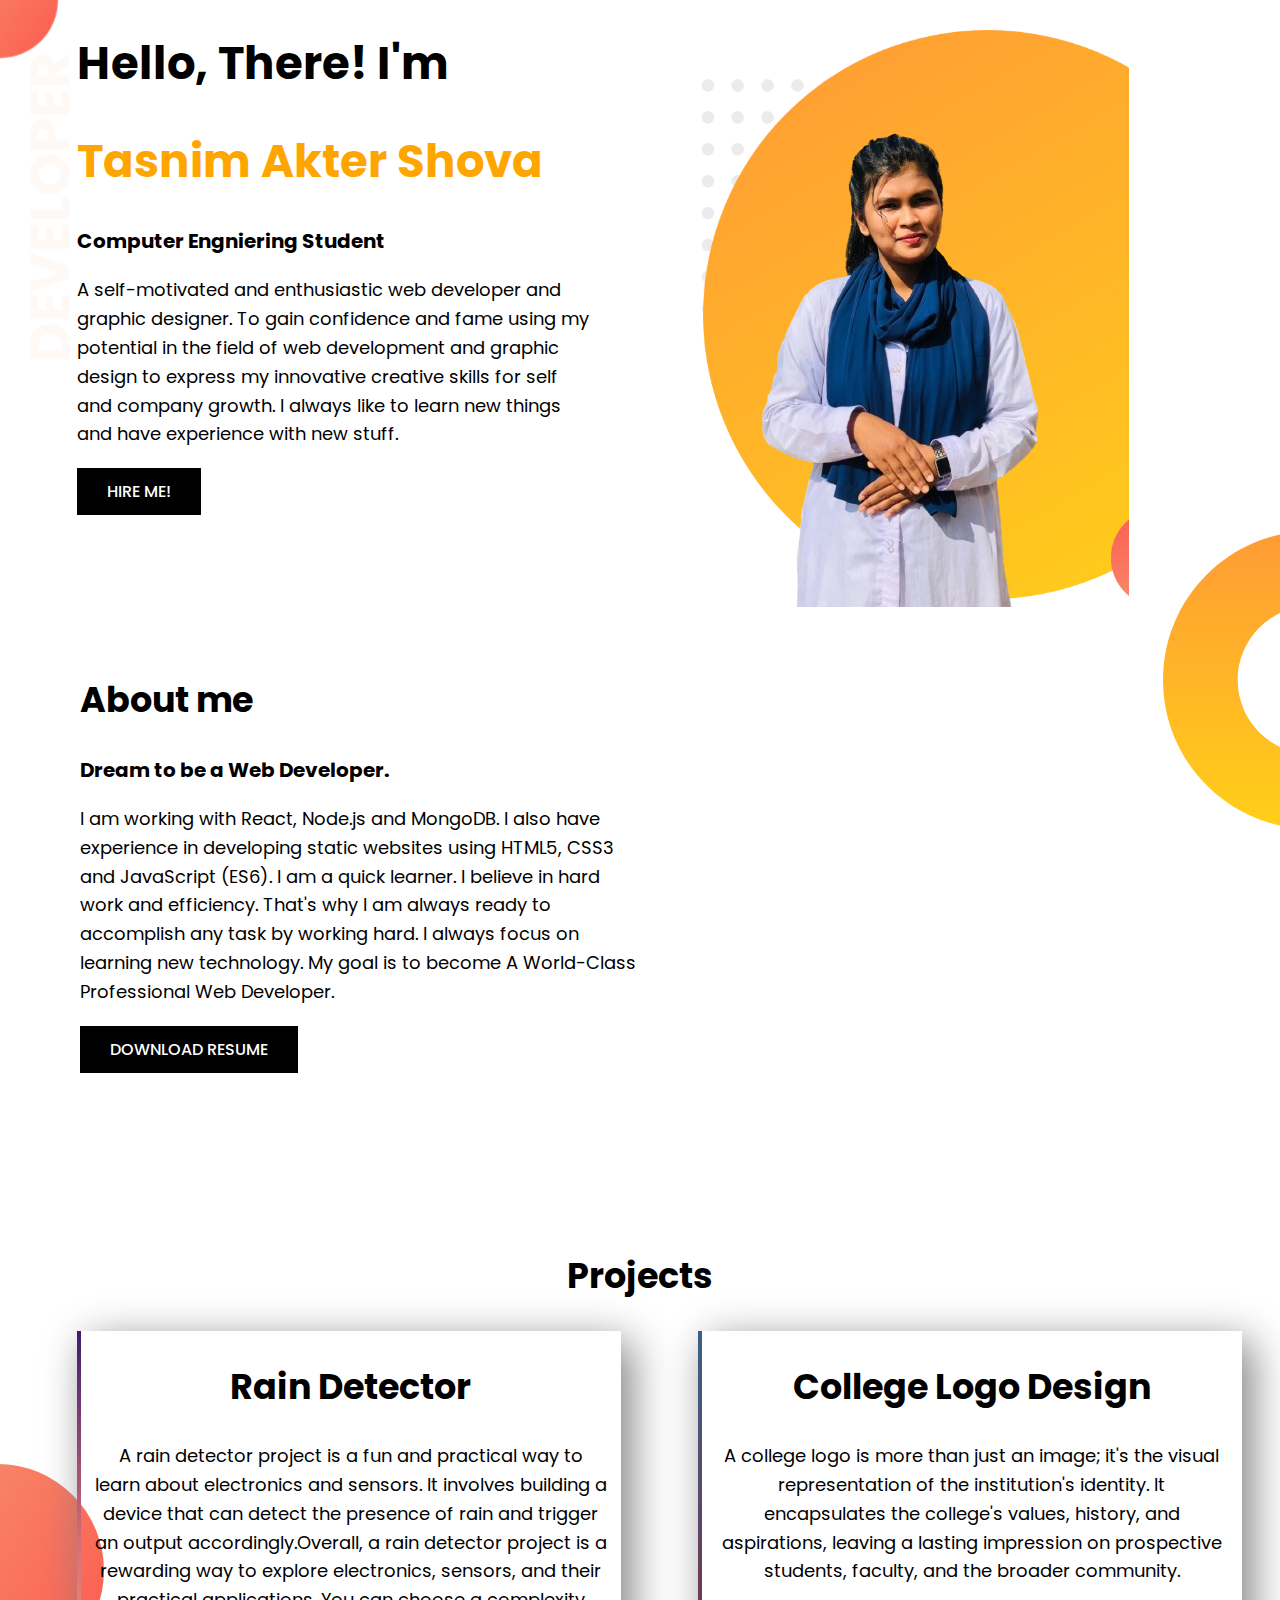
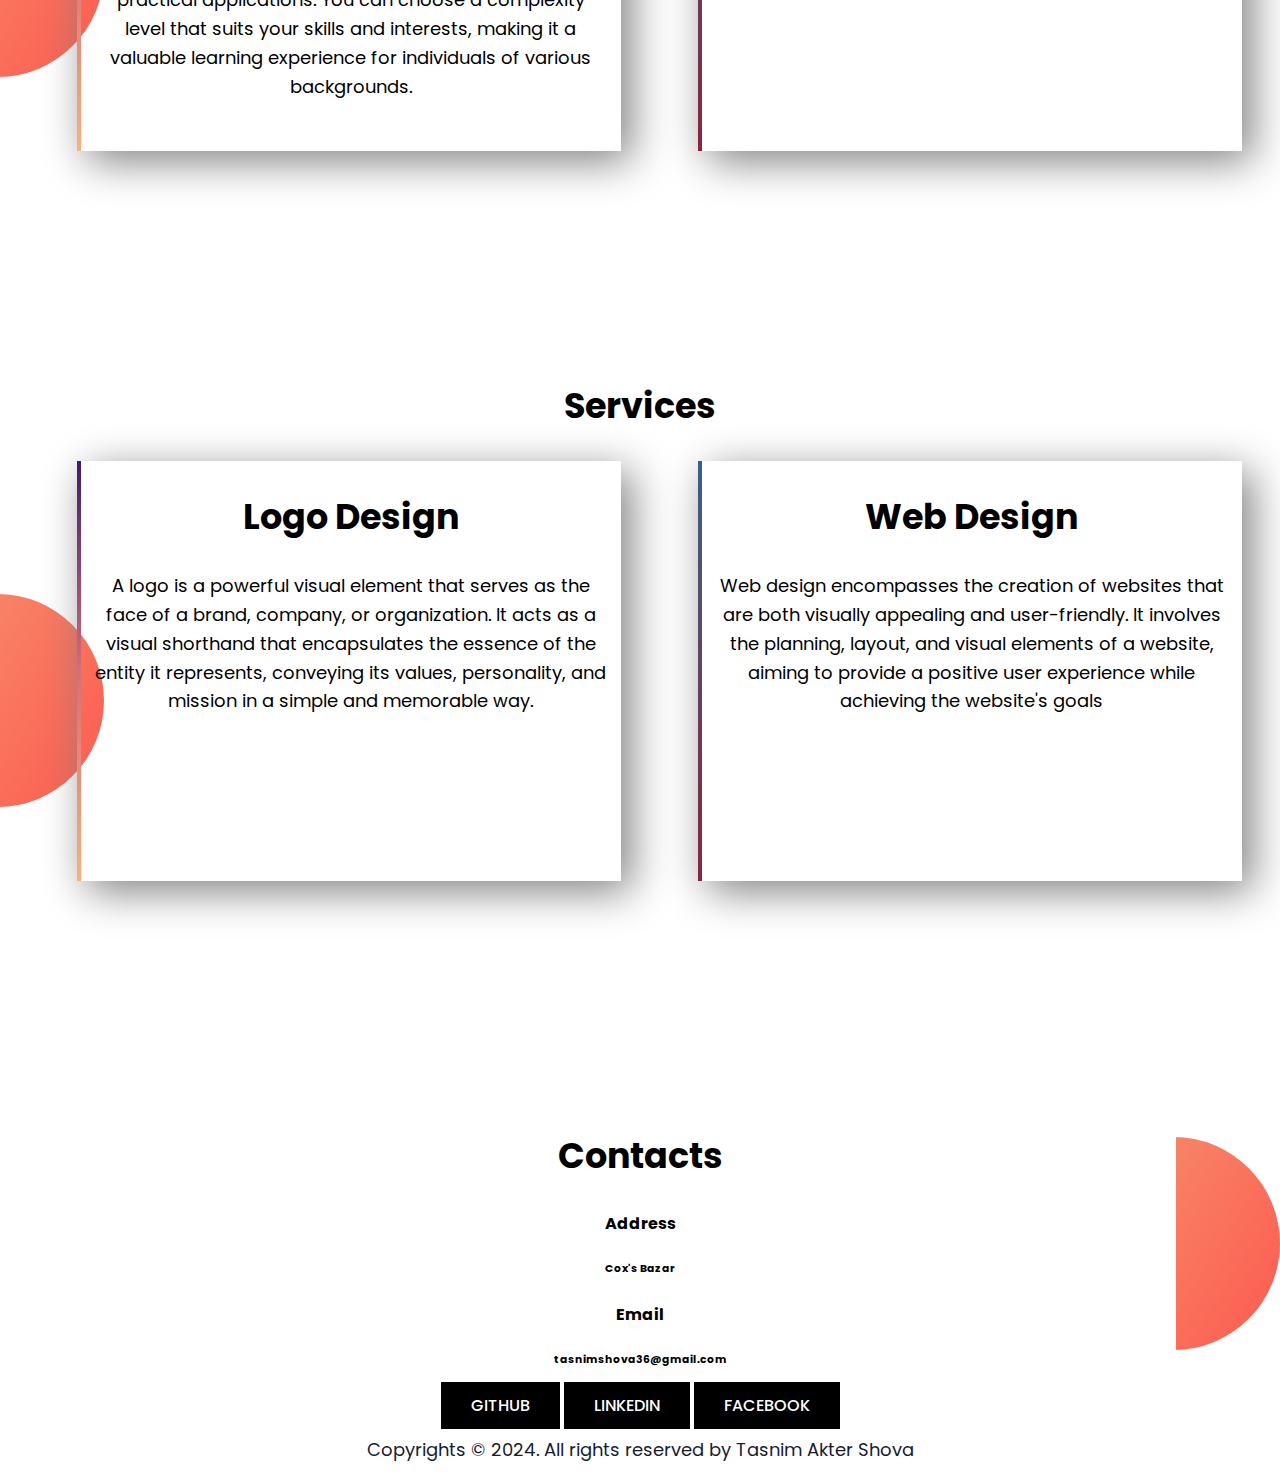
<file: index.html>
<!DOCTYPE html>
<html lang="en-US">
  <head>
    <meta charset="UTF-8" />
    <meta http-equiv="X-UA-Compatible" content="IE=edge" />
    <meta name="viewport" content="width=device-width, initial-scale=1.0" />
    <title>Tasnim Akter Shova</title>
    <link rel="preconnect" href="https://fonts.googleapis.com" />
    <link rel="preconnect" href="https://fonts.gstatic.com" crossorigin />
    <link
      href="https://fonts.googleapis.com/css2?family=Poppins&display=swap"
      rel="stylesheet"
    />
    <link rel="stylesheet" href="./style.css" />
  </head>
  <body>
    <section class="banner">
      <div class="fontbox">
        <div class="half">
          <h1>Hello, There! I'm</h1>
          <h1>
            <span class="highlight">Tasnim Akter Shova</span>
          </h1>
          <h3>Computer Engniering Student</h3>
          <p>
            A self-motivated and enthusiastic web developer and graphic
            designer. To gain confidence and fame using my potential in the
            field of web development and graphic design to express my innovative
            creative skills for self and company growth. I always like to learn
            new things and have experience with new stuff.
          </p>
          <a href="https://www.linkedin.com/" target="_blank">Hire me!</a>
        </div>
        <div class="half picture">
          <img src="./assets/shova1.png" alt="Profile Photo." />
        </div>
      </div>
    </section>
    <section class="developer">
      <div class="hero">
        <h2>About me</h2>
        <h3>Dream to be a Web Developer.</h3>
        <p>
          I am working with React, Node.js and MongoDB. I also have experience
          in developing static websites using HTML5, CSS3 and JavaScript (ES6).
          I am a quick learner. I believe in hard work and efficiency. That's
          why I am always ready to accomplish any task by working hard. I always
          focus on learning new technology. My goal is to become A World-Class
          Professional Web Developer.
        </p>
        <a href="https://github.com/shova96">download resume</a>
      </div>
    </section>
    <section class="Experience">
      <h2>Projects</h2>
      <div id="Full-Stack" class="half single">
        <h2>Rain Detector</h2>
        <p>
          A rain detector project is a fun and practical way to learn about
          electronics and sensors. It involves building a device that can detect
          the presence of rain and trigger an output accordingly.Overall, a rain
          detector project is a rewarding way to explore electronics, sensors,
          and their practical applications. You can choose a complexity level
          that suits your skills and interests, making it a valuable learning
          experience for individuals of various backgrounds.
        </p>
      </div>
      <div id="Learner" class="half single">
        <h2>College Logo Design</h2>
        <p>
          A college logo is more than just an image; it's the visual
          representation of the institution's identity. It encapsulates the
          college's values, history, and aspirations, leaving a lasting
          impression on prospective students, faculty, and the broader
          community.
        </p>
      </div>
    </section>
    <section class="Experience">
      <h2>Services</h2>
      <div id="Full-Stack" class="half single">
        <h2>Logo Design</h2>

        <p>
          A logo is a powerful visual element that serves as the face of a
          brand, company, or organization. It acts as a visual shorthand that
          encapsulates the essence of the entity it represents, conveying its
          values, personality, and mission in a simple and memorable way.
        </p>
      </div>
      <div id="Learner" class="half single">
        <h2>Web Design</h2>

        <p>
          Web design encompasses the creation of websites that are both visually
          appealing and user-friendly. It involves the planning, layout, and
          visual elements of a website, aiming to provide a positive user
          experience while achieving the website's goals
        </p>
      </div>
    </section>
    <section class="contacts">
      <h2>Contacts</h2>
      <div>
        <h4>Address</h4>
        <h6>Cox's Bazar</h6>
        <h4>Email</h4>
        <h6>tasnimshova36@gmail.com</h6>
      </div>
      <div>
        <a href="https://github.com/shova96">Github</a>
        <a href="https://www.linkedin.com/">Linkedin</a>
        <a href="https://www.facebook.com/tasnim.shova.77">Facebook</a>
      </div>
    </section>
    <footer>
      <p>
        Copyrights &copy; 2024. All rights reserved by
        <span>Tasnim Akter Shova</span>
      </p>
    </footer>
  </body>
</html>
</file>
<file: style.css>
body {
  margin: 0;
  padding: 0;
  font-family: "Poppins", sans-serif;
}
h1 {
  font-size: 45px;
}
.highlight {
  color: orange;
}
p {
  font-size: 18px;
  line-height: 1.6;
}
.half {
  width: 40%;
  margin: auto;
  float: left;
  margin-left: 6%;
}
.banner {
  background-image: url("./assets/banner.png");
  background-repeat: no-repeat;
  height: 50vh;
}
a {
  text-decoration: none;
  text-transform: uppercase;
  font-size: 16px;
  font-weight: 500;
  color: #ffffff;
  background-color: #000000;
  padding: 12px 30px;
}
.half p {
  margin-bottom: 30px;
}
.hero {
  float: left;
  width: 44%;
  margin-left: 80px;
}
h2 {
  font-size: 35px;
}
h3 {
  font-size: 20px;
}
.hero P {
  margin-bottom: 30px;
}
.picture {
  padding: 30px;
}
.developer {
  background-image: url("./assets/hero.png");
  background-repeat: no-repeat;
  background-position: right;
  height: 50vh;
  margin-bottom: 300px;
  padding-top: 10px;
  margin-top: auto;
}

.single {
  box-shadow: 10px 10px 40px #808080;
  /* box-shadow: rgba(60, 64, 67, 0.3) 0px 1px 2px 0px, rgba(60, 64, 67, 0.15) 0px 1px 3px 1px; */
  height: 60%;
  text-align: center;
  padding: 0 14px;
}
.Experience {
  margin-top: auto;
  padding-top: 10px;
  text-align: center;
  height: 700px;
  background-image: url("./assets/experience.png");
  background-repeat: no-repeat;
  background-position: left;
  margin-bottom: 10px;
  padding-bottom: 10px;
}
.contacts {
  text-align: center;
  height: auto;
  background-image: url("./assets/experience.png");
  background-repeat: no-repeat;
  background-position: right;
  margin-top: auto;
  padding-top: 30px;
}
#Full-Stack {
  border-left: 4px solid #000;
  border-image: linear-gradient(#3a1c71, #d76d77, #ffaf7b);
  border-image-slice: 1;
}
#Learner {
  border-left: 4px solid #000;
  border-image: linear-gradient(#3a6186, #89253e);
  border-image-slice: 1;
}
footer {
  text-align: center;
  color: #181c32;
}
</file>
